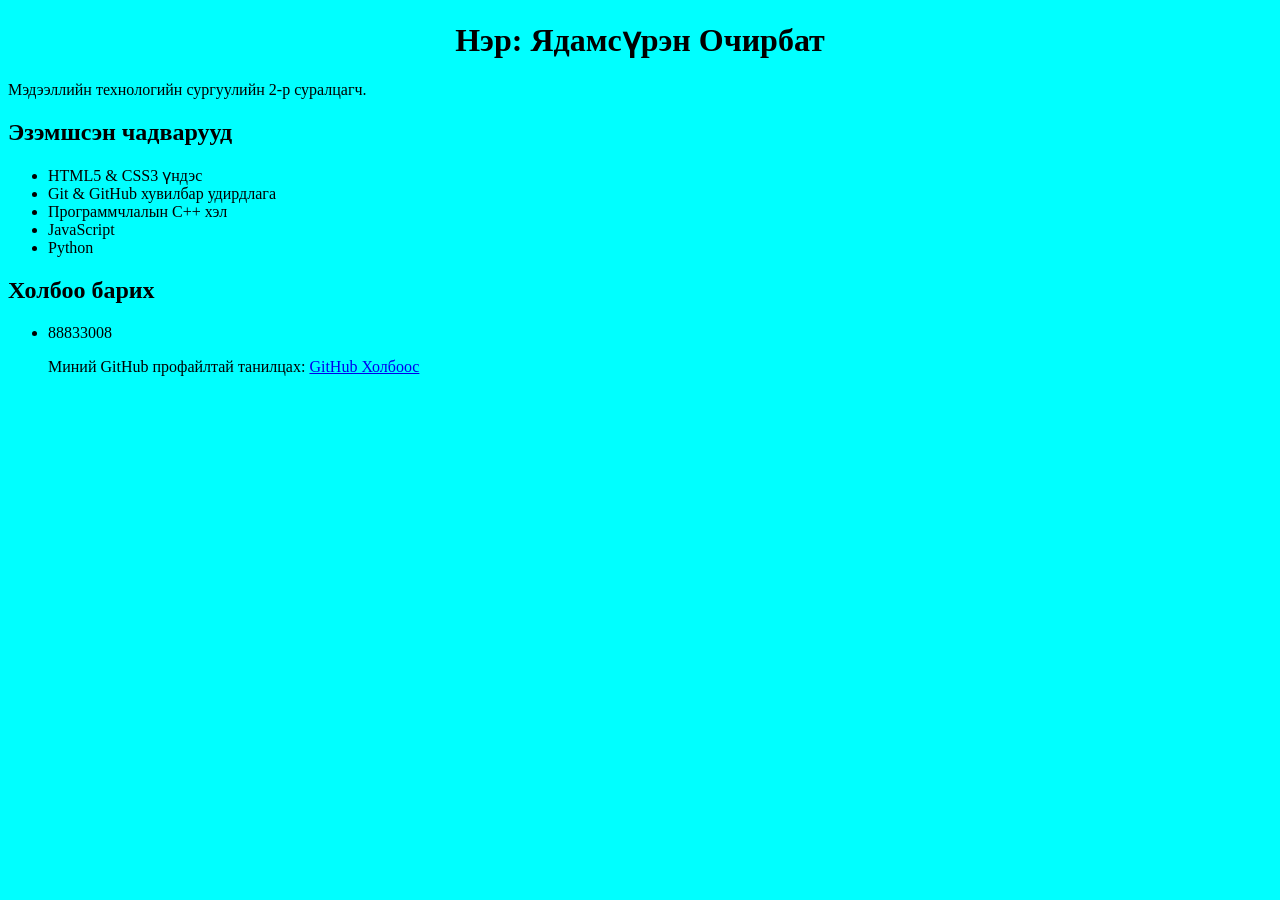
<file: index.html>
<!DOCTYPE html>
<html lang="mn">
<head>
 <meta charset="UTF-8">
 <meta name="viewport" content="width=device-width, initial-scale=1.0">
 <title>Миний Товч CV</title>
</head>
<body bgcolor="cyan">

 <center>
 <h1>Нэр: Ядамсүрэн Очирбат</h1>
 </center>

 <p>Мэдээллийн технологийн сургуулийн 2-р суралцагч.</p>
 <h2>Эзэмшсэн чадварууд</h2>

 <ul>
 <li>HTML5 & CSS3 үндэс</li>
 <li>Git & GitHub хувилбар удирдлага</li>
 <li>Программчлалын С++ хэл</li>
 <li>JavaScript</li>
 <li>Python</li>
 </ul>
 <h2>Холбоо барих</h2>
 <ul>
    <li>88833008</li>
 

 <p>Миний GitHub профайлтай танилцах:
 <a href="https://github.com/dawn23break/web-development-lab.git" target="_blank">GitHub Холбоос</a>
 </p>
</body>
</html>
</file>
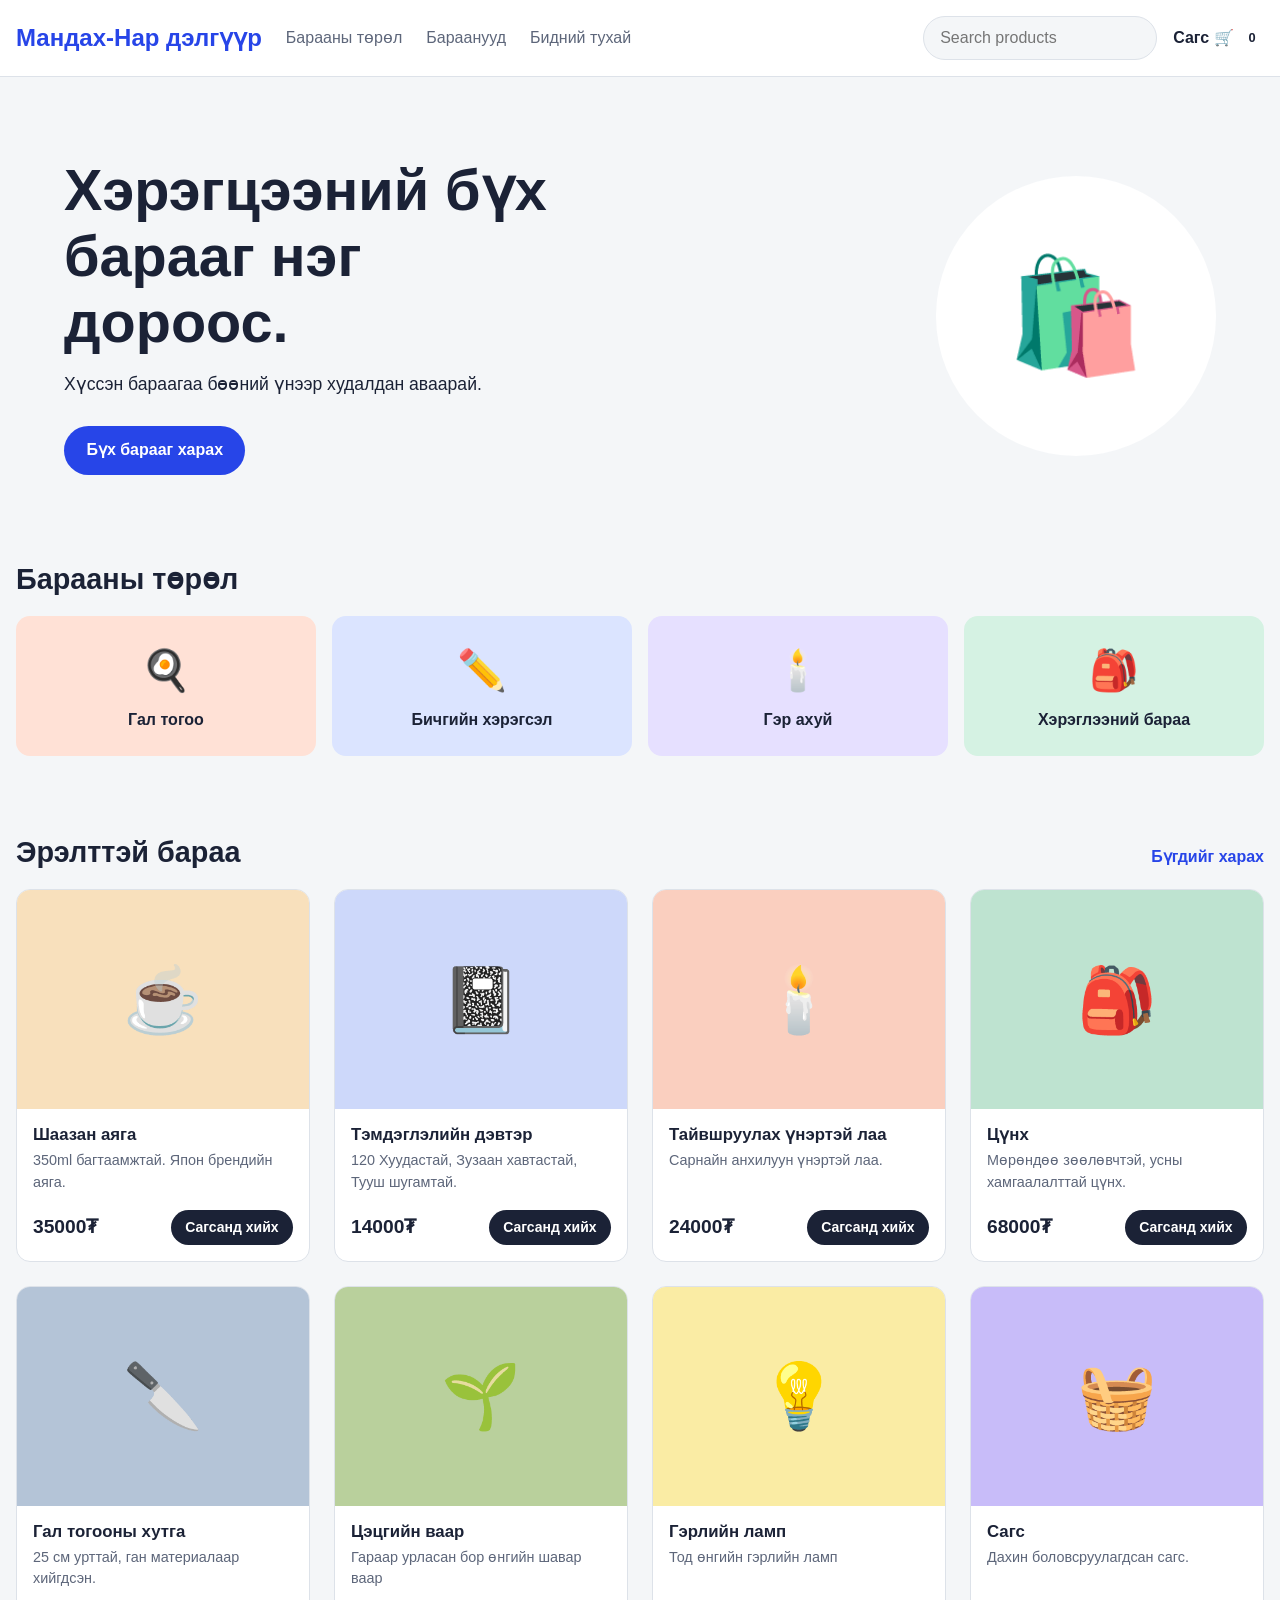
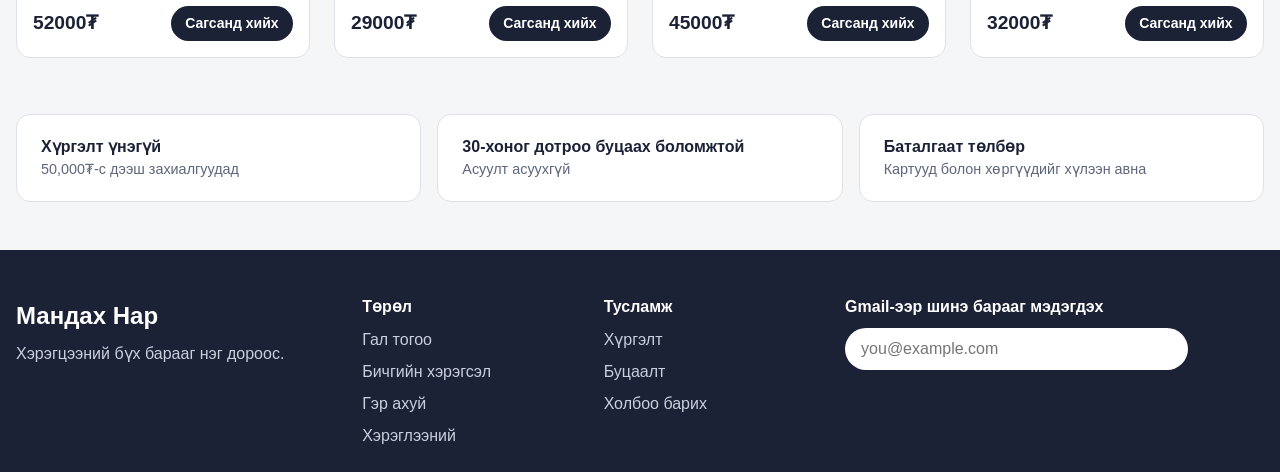
<file: Lab04/index.html>
<!DOCTYPE html>
<html lang="en">
<head>
  <meta charset="UTF-8">
  <meta name="viewport" content="width=device-width, initial-scale=1">
  <title>Мандах-Нар – Хэрэгцээний бүх барааг нэг дороос</title>
  <link rel="stylesheet" href="style.css">
</head>

<body>

  <header class="site-header">
    <a href="#" class="logo">Мандах-Нар дэлгүүр</a>
    <nav class="nav">
      <a href="#categories">Барааны төрөл</a>
      <a href="#products">Бараанууд</a>
      <a href="#about">Бидний тухай</a>
    </nav>
 
    <div class="header-actions">
      <input type="search" class="search" placeholder="Search products" aria-label="Search products">
      <a href="#" class="cart-link">Сагс 🛒 <span class="cart-count">0</span></a>
    </div>
  </header>
  <main>
    <section class="flex">
      <div class="flex-text">
        <h1>Хэрэгцээний бүх барааг нэг дороос.</h1>
        <p>Хүссэн бараагаа бөөний үнээр худалдан аваарай.</p>
        <a href="#products" class="btn btn-primary">Бүх барааг харах</a>
      </div>
      <div class="flex-visual" aria-hidden="true">🛍️</div>
    </section>
 
    <!-- Edgeer Emoginuudiig https://emojipedia.org oos awsan. -->
    <section class="section" id="categories">
      <h2>Барааны төрөл</h2>
      <div class="category-grid">
        <a href="#" class="category kitchen"><span class="cat-icon">🍳</span>Гал тогоо</a>
        <a href="#" class="category desk"><span class="cat-icon">✏️</span>Бичгийн хэрэгсэл</a>
        <a href="#" class="category home"><span class="cat-icon">🕯️</span>Гэр ахуй</a>
        <a href="#" class="category outdoor"><span class="cat-icon">🎒</span>Хэрэглээний бараа</a>
      </div>
    </section>
 
    <section class="section" id="products">
      <div class="section-head">
        <h2>Эрэлттэй бараа</h2>
        <a href="#" class="text-link">Бүгдийг харах</a>
      </div>
 
      <div class="product-grid">
 
        <article class="product-card">
          <div class="product-image img-1">☕</div>
          <div class="product-info">
            <h3>Шаазан аяга</h3>
            <p class="product-desc">350ml багтаамжтай. Япон брендийн аяга.</p>
            <div class="product-bottom">
              <span class="price">35000₮</span>
              <button class="btn btn-small">Сагсанд хийх</button>
            </div>
          </div>
        </article>
 
        <article class="product-card">
          <div class="product-image img-2">📓</div>
          <div class="product-info">
            <h3>Тэмдэглэлийн дэвтэр</h3>
            <p class="product-desc">120 Хуудастай, Зузаан хавтастай, Тууш шугамтай.</p>
            <div class="product-bottom">
              <span class="price">14000₮</span>
              <button class="btn btn-small">Сагсанд хийх</button>
            </div>
          </div>
        </article>
 
        <article class="product-card">
          <div class="product-image img-3">🕯️</div>
          <div class="product-info">
            <h3>Тайвшруулах үнэртэй лаа</h3>
            <p class="product-desc">Сарнайн анхилуун үнэртэй лаа.</p>
            <div class="product-bottom">
              <span class="price">24000₮</span>
              <button class="btn btn-small">Сагсанд хийх</button>
            </div>
          </div>
        </article>
 
        <article class="product-card">
          <div class="product-image img-4">🎒</div>
          <div class="product-info">
            <h3>Цүнх</h3>
            <p class="product-desc">Мөрөндөө зөөлөвчтэй, усны хамгаалалттай цүнх.</p>
            <div class="product-bottom">
              <span class="price">68000₮</span>
              <button class="btn btn-small">Сагсанд хийх</button>
            </div>
          </div>
        </article>
 
        <article class="product-card">
          <div class="product-image img-5">🔪</div>
          <div class="product-info">
            <h3>Гал тогооны хутга</h3>
            <p class="product-desc">25 см урттай, ган материалаар хийгдсэн.</p>
            <div class="product-bottom">
              <span class="price">52000₮</span>
              <button class="btn btn-small">Сагсанд хийх</button>
            </div>
          </div>
        </article>
 
        <article class="product-card">
          <div class="product-image img-6">🌱</div>
          <div class="product-info">
            <h3>Цэцгийн ваар</h3>
            <p class="product-desc">Гараар урласан бор өнгийн шавар ваар</p>
            <div class="product-bottom">
              <span class="price">29000₮</span>
              <button class="btn btn-small">Сагсанд хийх</button>
            </div>
          </div>
        </article>
 
        <article class="product-card">
          <div class="product-image img-7">💡</div>
          <div class="product-info">
            <h3>Гэрлийн ламп</h3>
            <p class="product-desc">Тод өнгийн гэрлийн ламп</p>
            <div class="product-bottom">
              <span class="price">45000₮</span>
              <button class="btn btn-small">Сагсанд хийх</button>
            </div>
          </div>
        </article>
 
        <article class="product-card">
          <div class="product-image img-8">🧺</div>
          <div class="product-info">
            <h3>Сагс</h3>
            <p class="product-desc">Дахин боловсруулагдсан сагс.</p>
            <div class="product-bottom">
              <span class="price">32000₮</span>
              <button class="btn btn-small">Сагсанд хийх</button>
            </div>
          </div>
        </article>
      </div>
    </section>
    <section class="perks" id="about">
      <div class="perk">
        <strong>Хүргэлт үнэгүй</strong>
        <span>50,000₮-с дээш захиалгуудад</span>
      </div>
      <div class="perk">
        <strong>30-хоног дотроо буцаах боломжтой</strong>
        <span>Асуулт асуухгүй</span>
      </div>
      <div class="perk">
        <strong>Баталгаат төлбөр</strong>
        <span>Картууд болон хөргүүдийг хүлээн авна</span>
      </div>
    </section>
  </main>
  <footer class="site-footer">
    <div class="footer-grid">
      <div class="footer-brand">
        <a href="#" class="logo">Мандах Нар</a>
        <p>Хэрэгцээний бүх барааг нэг дороос.</p>
      </div>
      <div class="footer-col">
        <h4>Төрөл</h4>
        <a href="#">Гал тогоо</a>
        <a href="#">Бичгийн хэрэгсэл</a>
        <a href="#">Гэр ахуй</a>
        <a href="#">Хэрэглээний</a>
      </div>
      <div class="footer-col">
        <h4>Тусламж</h4>
        <a href="#">Хүргэлт</a>
        <a href="#">Буцаалт</a>
        <a href="#">Холбоо барих</a>
      </div>
      <form class="footer-col newsletter" onsubmit="return false">
        <h4>Gmail-ээр шинэ барааг мэдэгдэх</h4>
        <div class="newsletter-row">
          <input type="email" placeholder="you@example.com" aria-label="Email address">
          <button class="btn btn-small">Дагах</button>
        </div>
      </form>
    </div>
  </footer>
</body>
</html>
</file>
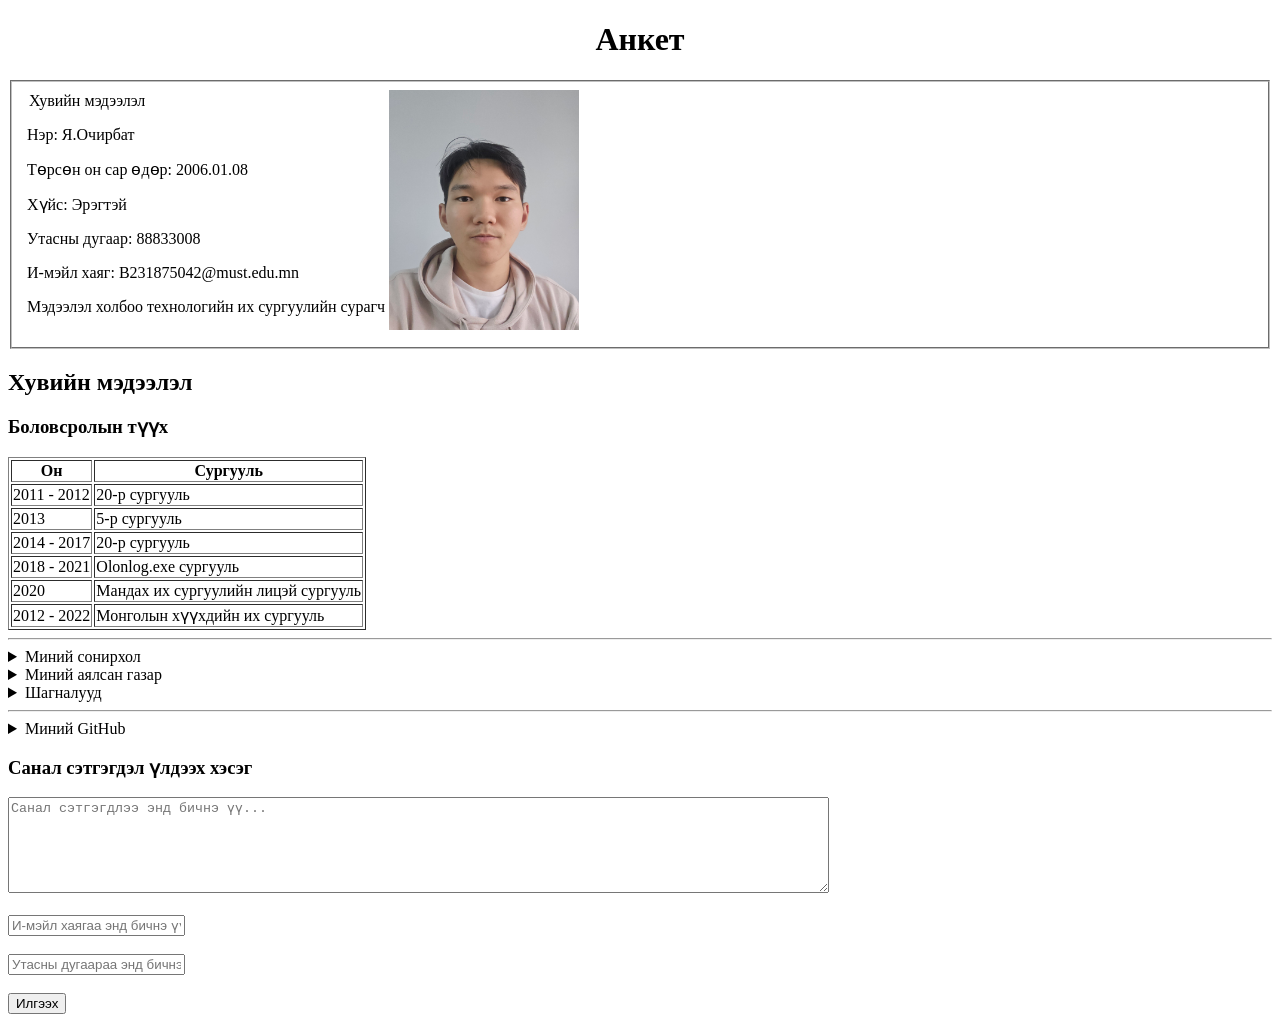
<file: Lab02/lab02.html>
<!DOCTYPE html>
<html lang="en">
<head>
    <meta charset="UTF-8">
    <meta name="viewport" content="width=device-width, initial-scale=1.0">
    <title>Лаборатори 02: Хэрэглэгчийн анкет</title>
</head>
<body>
    <header>
        <center>
            <h1>Анкет</h1>
        </center>
        <fieldset>
            <table>
            <tr>
                <td>
                    <legend>Хувийн мэдээлэл</legend>
                    <p>Нэр: Я.Очирбат</p>
                    <p>Төрсөн он сар өдөр: 2006.01.08</p>
                    <p>Хүйс: Эрэгтэй</p>
                    <p>Утасны дугаар: 88833008</p>
                    <p>И-мэйл хаяг: B231875042@must.edu.mn</p>
                    <p>Мэдээлэл холбоо технологийн их сургуулийн сурагч</p>
                </td>
                    <td>
                        <img src="100902.jpg" alt="picture" width="190" height="240">
                    </td>
                </tr>
            </table> 
        </fieldset>
    </header>

    <main>
        <h2>Хувийн мэдээлэл</h2>
        <h3>Боловсролын түүх</h3>
        <table border="1">
            <tr>
                <th>Он</th>
                <th>Сургууль</th>
            </tr>
            <tr>
                <td>2011 - 2012</td>
                <td>20-р сургууль</td>
            </tr>
            <tr>
                <td>2013</td>
                <td>5-р сургууль</td>
            </tr>
            <tr>
                <td>2014 - 2017</td>
                <td>20-р сургууль</td>
            </tr>
            <tr>
                <td>2018 - 2021</td>
                <td>Olonlog.exe сургууль</td>
            </tr>
            <tr>
                <td>2020</td>
                <td>Мандах их сургуулийн лицэй сургууль</td>
            </tr>
            <tr>
                <td>2012 - 2022</td>
                <td>Монголын хүүхдийн их сургууль</td>
            </tr>
        </table>
        <hr>
        <details>
            <summary>Миний сонирхол</summary>
            <p>Миний сонирхол бол ном уншиж, сонгодог хөгжим сонсох, барилга байшингийн зураг зурах, код бичих, байгалийн зураг зурах юм.</p>
        </details>
        <details>
            <summary>Миний аялсан газар</summary>
            <p>Би Орос, Хятад, Солонгос, Япон болон Монголынхоо байгалийн үзэсгэлэнт газруудаар аялаж байсан.</p>
        </details>
        <details>
            <summary>Шагналууд</summary>
            <p>Би Хүүхдийн Ордоны алтан медаль, Олон улсын ардын урлагийн наадмын алтан мөнгөн медаль, Мандах их сургуулийн бүтээлч сэтгэлгээ уралдаанд 2-р байранд орж байсан.</p>
        </details>
        <hr>
        <details>
            <summary>Миний GitHub</summary>
            <p><a href="https://github.com/dawn23break/web-development-lab" target="_blank">GitHub профайл</a></p>
            <p><a href="https://dawn23break.github.io/web-development-lab/Lab02/Welcome.html" target="_blank">Page Ажиллаж буй линк</a></p>
        </details>

    </main>

    <footer>
        <form>
            <h3>Cанал сэтгэгдэл үлдээх хэсэг</h3>
            <textarea name="comment" rows="6" cols="100" placeholder="Санал сэтгэгдлээ энд бичнэ үү..."></textarea>
            <br>
            <br>
            <input type="email" name="email" placeholder="И-мэйл хаягаа энд бичнэ үү..." required>
            <br>
            <br>
            <input type="tel" name="phone" pattern="[0-9]{8}" placeholder="Утасны дугаараа энд бичнэ үү..." required>
            <br>
            <br>
            <input type="submit" value="Илгээх">
        </form>
    </footer>
</body>
</html>
</file>
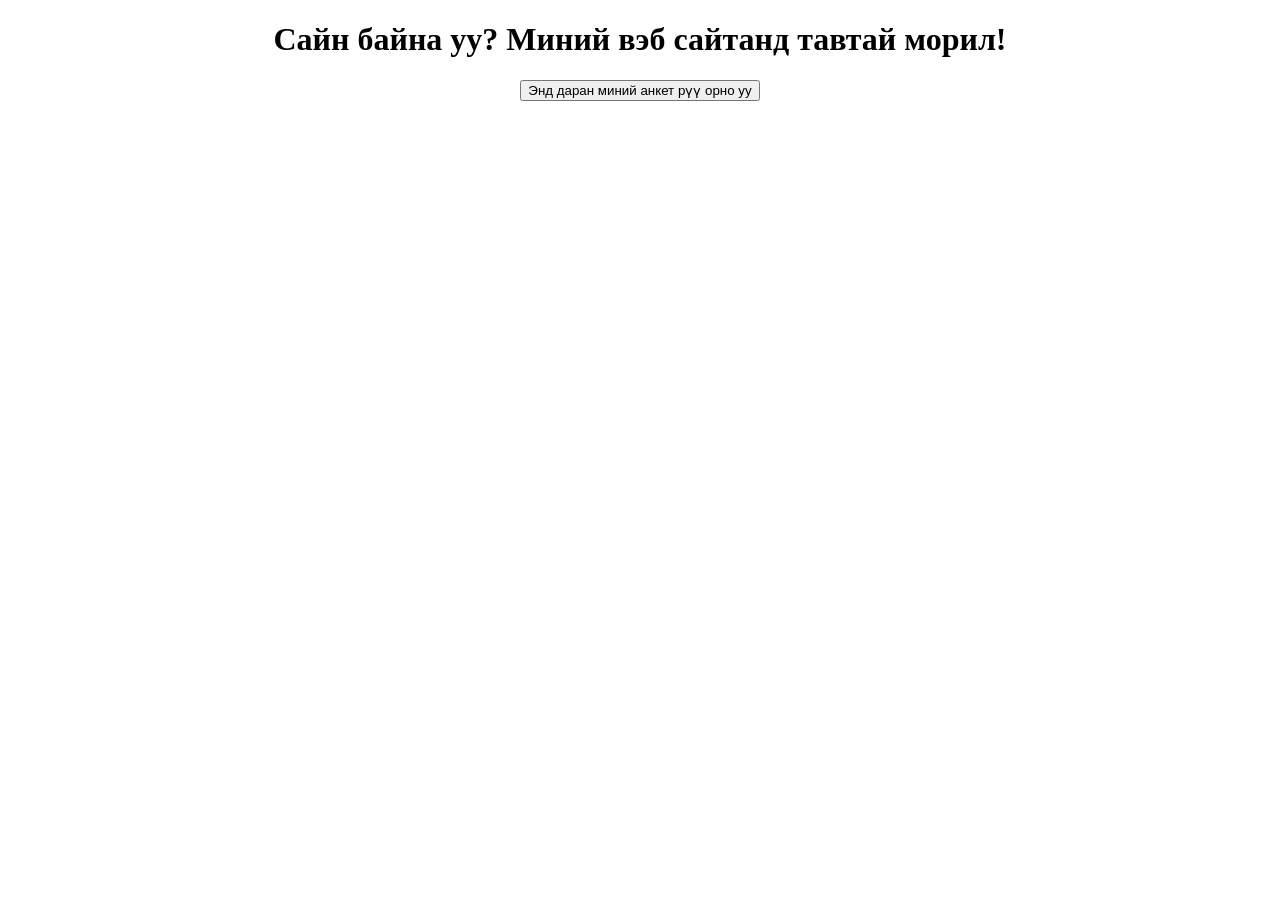
<file: Lab02/Welcome.html>
<!DOCTYPE html>
<html lang="en">
<head>
    <meta charset="UTF-8">
    <meta name="viewport" content="width=device-width, initial-scale=1.0">
    <title>Document</title>
</head>
<body>
    <center>
        <h1>Сайн байна уу? Миний вэб сайтанд тавтай морил!</h1>
        <input type="button" value="Энд даран миний анкет рүү орно уу" onclick="window.location.href='lab02.html'">
    </center>
</body>
</html>
</file>
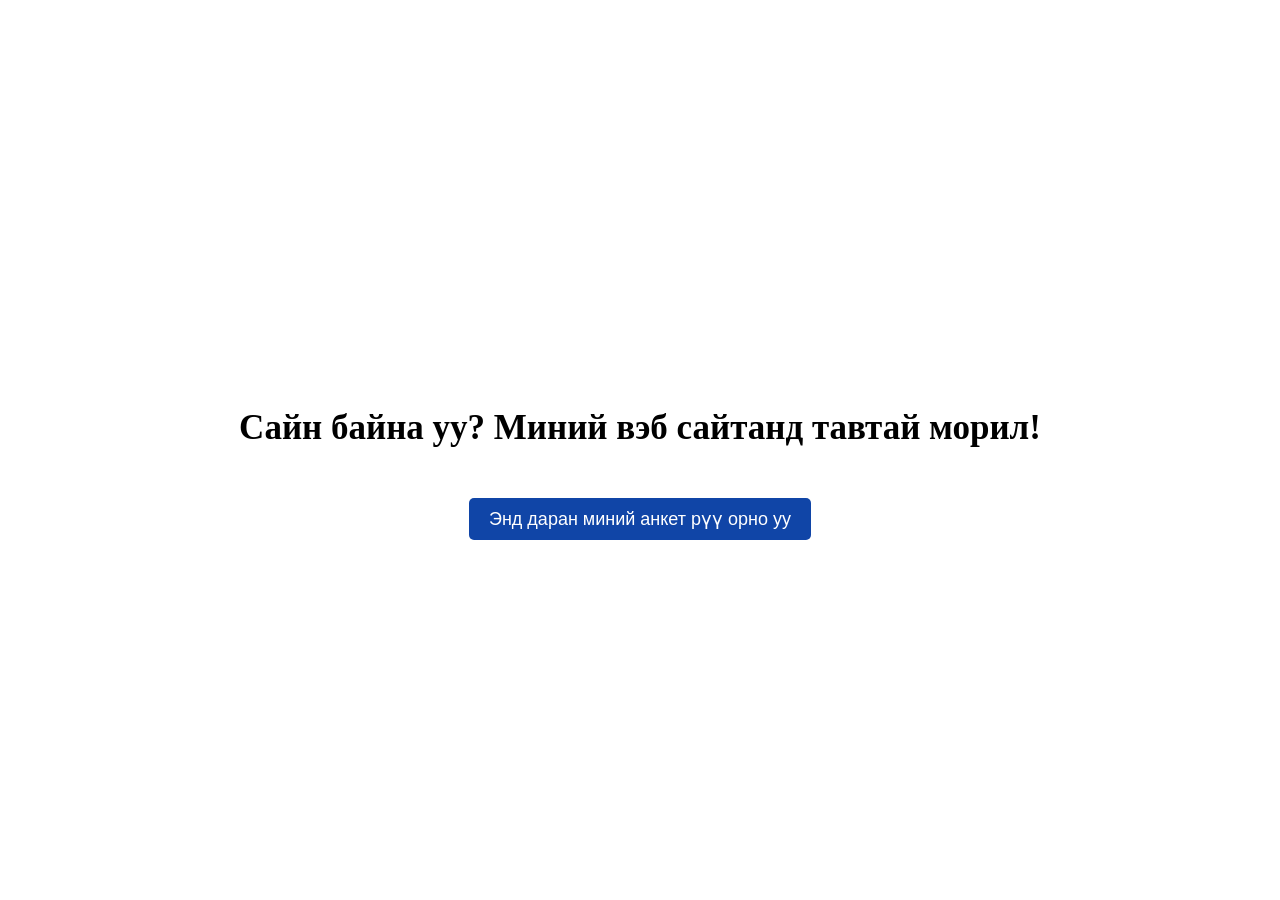
<file: Lab03/Welcome.html>
<!DOCTYPE html>
<html lang="en">
<head>
    <meta charset="UTF-8">
    <meta name="viewport" content="width=device-width, initial-scale=1.0">
    <title>Welcome</title>
    <link rel="stylesheet" href="style.css">
</head>
<body>
    <h1 class="login_text">Сайн байна уу? Миний вэб сайтанд тавтай морил!</h1>
    <input class="login_button" type="button" value="Энд даран миний анкет рүү орно уу" onclick="window.location.href='lab03.html'">
</body>
</html>
</file>
<file: Lab04/style.css>
:root {
  --ink: #1b2236;
  --muted: #5d667a;
  --page: #f4f6f8;
  --white: #ffffff;
  --line: #dde2e9;
  --blue: #2745e8;
  --blue-dark: #1b33b8;

 
  --radius: 14px;
  --max-width: 1400px;
}

*,
*::before,
*::after {
  box-sizing: border-box;
}
 
body {
  margin: 0;
  font-family: "DM Sans", arial, sans-serif;
  color: var(--ink);
  background: var(--page);
  line-height: 1.5;
}
 
h1, h2, h3, h4 {
  margin: 0;
  line-height: 1.15;
}
 
h1, h2, .logo {
  font-family: "Fraunces", arial, sans-serif;
}
 
a {
  color: inherit;
  text-decoration: none;
}
 
:focus-visible {
  outline: 3px solid var(--blue);
  outline-offset: 2px;
}
 
.section,
.perks,
.flex {
  width: min(100% - 32px, var(--max-width));
  margin-inline: auto;
}
 
.section {
  padding-block: 40px;
}
 
.section h2 {
  font-size: 28.8px;
  margin-bottom: 20px;
}

.btn {
  display: inline-flex;
  align-items: center;
  justify-content: center;
  padding: 12.8px 22.4px;
  border: 0;
  border-radius: 999px;
  font: inherit;
  font-weight: 700;
  cursor: pointer;
  background: var(--ink);
  color: var(--white);
  transition: background 0.15s;
}
 
.btn:hover {
  background: var(--blue);
}
 
.btn-primary {
  background: var(--blue);
}
 
.btn-primary:hover {
  background: var(--blue-dark);
}
 
.btn-small {
  padding: 7.2px 14.4px;
  font-size: 14px;
}
 
.text-link {
  color: var(--blue);
  font-weight: 700;
}
 
.text-link:hover {
  text-decoration: underline;
}

.site-header {
  display: flex;
  align-items: center;
  justify-content: space-between;
  gap: 24px;
  padding: 16px max(16px, calc((100% - var(--max-width)) / 2));
  background: var(--white);
  border-bottom: 1px solid var(--line);
  position: sticky;
  top: 0;
  z-index: 10;
}
 
.logo {
  font-size: 24px;
  font-weight: 800;
  color: var(--blue);
  font-family: arial, sans-serif;
}
 
.nav {
  display: flex;
  gap: 24px;
  margin-right: auto;
}
 
.nav a {
  font-weight: 500;
  color: var(--muted);
}
 
.nav a:hover {
  color: var(--ink);
}
 
.header-actions {
  display: flex;
  align-items: center;
  gap: 16px;
}
 
.search {
  padding: 8.8px 16px;
  border: 1px solid var(--line);
  border-radius: 999px;
  font: inherit;
  background: var(--page);
  min-width: 200px;
}
 
.cart-link {
  display: flex;
  align-items: center;
  gap: 6.4px;
  font-weight: 700;
}
 
.cart-count {
  display: inline-flex;
  align-items: center;
  justify-content: center;
  min-width: 24px;
  height: 24px;
  padding: 0 6.4px;
  border-radius: 999px;
  background: var(--sun);
  font-size: 12.8px;
}

.flex {
  display: flex;
  align-items: center;
  justify-content: space-between;
  gap: 32px;
  margin-top: 32px;
  padding: 48px;
  border-radius: calc(var(--radius) * 1.5);
  background: var(--sun);
}
 
.flex-text {
  flex: 1 1 420px;
  max-width: 520px;
}
 
.flex h1 {
  font-size: clamp(35.2px, 5vw, 57.6px);
  font-weight: 800;
  margin-bottom: 16px;
}
 
.flex p {
  margin: 0 0 28px;
  font-size: 17.6px;
}
 
.flex-visual {
  flex: 0 1 280px;
  display: flex;
  align-items: center;
  justify-content: center;
  aspect-ratio: 1;
  font-size: 112px;
  background: var(--white);
  border-radius: 50%;
}

.category-grid {
  display: grid;
  grid-template-columns: repeat(4, 1fr);
  gap: 16px;
}
 
.category {
  display: flex;
  flex-direction: column;
  align-items: center;
  gap: 8px;
  padding: 24px 16px;
  border-radius: var(--radius);
  font-weight: 700;
  transition: transform 0.15s;
}
 
.category:hover {
  transform: translateY(-3px);
}
 
.cat-icon {
  font-size: 40px;
}
 
.kitchen { background: #ffe1d6; }
.desk    { background: #dbe4ff; }
.home    { background: #e6e0ff; }
.outdoor { background: #d5f2e3; }
 
.section-head {
  display: flex;
  align-items: baseline;
  justify-content: space-between;
}
 
.product-grid {
  display: grid;
  grid-template-columns: repeat(auto-fill, minmax(240px, 1fr));
  gap: 24px;
}
 
.product-card {
  display: flex;
  flex-direction: column;
  background: var(--white);
  border: 1px solid var(--line);
  border-radius: var(--radius);
  overflow: hidden;
}
 
.product-image {
  display: flex;
  align-items: center;
  justify-content: center;
  aspect-ratio: 4 / 3;
  font-size: 64px;
}
 
.img-1 { background: #f8e0bc; }
.img-2 { background: #cdd8fa; }
.img-3 { background: #facfbf; }
.img-4 { background: #bee3d0; }
.img-5 { background: #b4c4d7; }
.img-6 { background: #b9d09c; }
.img-7 { background: #faeca4; }
.img-8 { background: #c8bcf9; }
 
.product-info {
  display: flex;
  flex-direction: column;
  flex: 1;
  padding: 16px;
}
 
.product-info h3 {
  font-size: 16.8px;
}
 
.product-desc {
  margin: 5.6px 0 16px;
  font-size: 14.4px;
  color: var(--muted);
}
 
.product-bottom {
  display: flex;
  align-items: center;
  justify-content: space-between;
  margin-top: auto;
}
 
.price {
  font-size: 19.2px;
  font-weight: 700;
}

.perks {
  display: flex;
  flex-wrap: wrap;
  justify-content: space-between;
  gap: 16px;
  margin-block: 16px 48px;
}
 
.perk {
  display: flex;
  flex-direction: column;
  flex: 1 1 220px;
  padding: 20px 24px;
  background: var(--white);
  border: 1px solid var(--line);
  border-radius: var(--radius);
}
 
.perk span {
  color: var(--muted);
  font-size: 14.4px;
}
 
.site-footer {
  background: var(--ink);
  color: #c9cfdd;
  padding: 48px max(16px, calc((100% - var(--max-width)) / 2)) 24px;
}
 
.footer-grid {
  display: grid;
  grid-template-columns: 1.5fr 1fr 1fr 2fr;
  gap: 32px;
}
 
.site-footer .logo {
  color: var(--white);
}
 
.footer-brand p {
  margin: 8px 0 0;
}
 
.footer-col {
  display: flex;
  flex-direction: column;
  gap: 8px;
}
 
.footer-col h4 {
  color: var(--white);
  margin-bottom: 4px;
}
 
.footer-col a:hover {
  color: var(--white);
}
 
.newsletter-row {
  display: flex;
  gap: 8px;
}
 
.newsletter-row input {
  flex: 1;
  min-width: 0;
  padding: 8.8px 16px;
  border: 0;
  border-radius: 999px;
  font: inherit;
}
 
.newsletter-row .btn {
  background: var(--sun);
  color: var(--ink);
}
 
.copyright {
  margin: 40px 0 0;
  padding-top: 20px;
  border-top: 1px solid rgba(255, 255, 255, 0.15);
  font-size: 13.6px;
}

@media (max-width: 860px) {
  .category-grid {
    grid-template-columns: repeat(2, 1fr);
  }
 
  .footer-grid {
    grid-template-columns: 1fr 1fr;
  }
 
  .hero {
    flex-direction: column;
    padding: 32px;
    text-align: center;
  }
 
  .hero-visual {
    flex-basis: auto;
    width: 200px;
    font-size: 80px;
  }
}
 
@media (max-width: 640px) {
  .site-header {
    flex-wrap: wrap;
  }
 
  .nav {
    order: 3;
    width: 100%;
    margin-right: 0;
    justify-content: space-between;
  }
 
  .header-actions {
    flex: 1;
    justify-content: flex-end;
  }
 
  .search {
    min-width: 0;
    flex: 1;
  }
 
  .footer-grid {
    grid-template-columns: 1fr;
  }
}
</file>
<file: Lab03/style.css>
body{
    font-family: calibri;
    display: flex;
    flex-direction: column;
}
legend{
    font-size: 20px;
    font-weight: bold;
}
.login_text{
    margin-top: 400px;
    margin-bottom: 50px;
    font-weight: bold;
    font-size: 35px;
    text-align: center;
}
.login_button{
    display: block;
    margin: 0 auto;
    padding: 10px 20px;
    font-size: 18px;
    background-color: #1045a7;
    color: white;
    border: none;
    border-radius: 5px;
    cursor: pointer;
    align-items: center;
}
.anket{
    text-align: center;
}
.zurag{
    margin-left: 70px;
    box-shadow: 0px 4px 8px rgba(0, 0, 0, 0.3);
}
.garchig1{
    margin-left: 20px;
}
fieldset{
    margin-left: 20px;
    margin-right: 20px;
    padding: 20px;
    border: 1px solid #000000;
    border-radius: 5px;
    font-size: 18px;
}
.ital{
    font-style: italic;
}
main{
    margin-left: 20px;
}
.box{
    display: block;
    font-size: 18px;
    border-collapse: collapse;
    text-align: left;
    padding: 10px;
}
.box td{
    padding: 0 19px;
}
.tooltip {
  position: relative;
  display: inline-block;
  cursor: pointer;
}
.tooltiptext {
  visibility: hidden;
  width: 220px;
  background-color: #555;
  color: #fff;
  text-align: center;
  border-radius: 6px;
  padding: 5px;
  position: absolute;
  z-index: 1;
  bottom: 125%;
  left: 50%;
  margin-left: -115px;
  opacity: 0;
  transition: opacity 0.3s;
}
.tooltip:hover .tooltiptext,
.tooltip:focus-visible .tooltiptext {
  visibility: visible;
  opacity: 1;
}
footer {
    margin: 30px 20px;
}
.feedback-form {
    max-width: 700px;
    padding: 22px;
    background-color: #f5f7fa;
    border: 1px solid #d8dee8;
    border-radius: 8px;
}
.feedback-form h3 {
    margin-top: 0;
    color: #26364a;
}
.feedback-form label {
    display: block;
    margin-bottom: 6px;
    font-weight: bold;
}
.feedback-form textarea,
.feedback-form input:not([type="submit"]) {
    box-sizing: border-box;
    width: 100%;
    padding: 10px;
    border: 1px solid #c5ccd6;
    border-radius: 5px;
    font: inherit;
}
.feedback-form textarea {
    display: block;
    margin-bottom: 16px;
    resize: vertical;
}
.feedback-fields {
    display: grid;
    grid-template-columns: 1fr 1fr;
    gap: 14px;
    margin-bottom: 18px;
}
.feedback-form input[type="submit"] {
    padding: 9px 20px;
    color: white;
    background-color: #315b8a;
    border: none;
    border-radius: 5px;
    font: inherit;
    cursor: pointer;
}
.feedback-form input[type="submit"]:hover {
    background-color: #24466e;
}
@media (max-width: 600px) {
    .feedback-fields {
        grid-template-columns: 1fr;
    }
}
</file>
